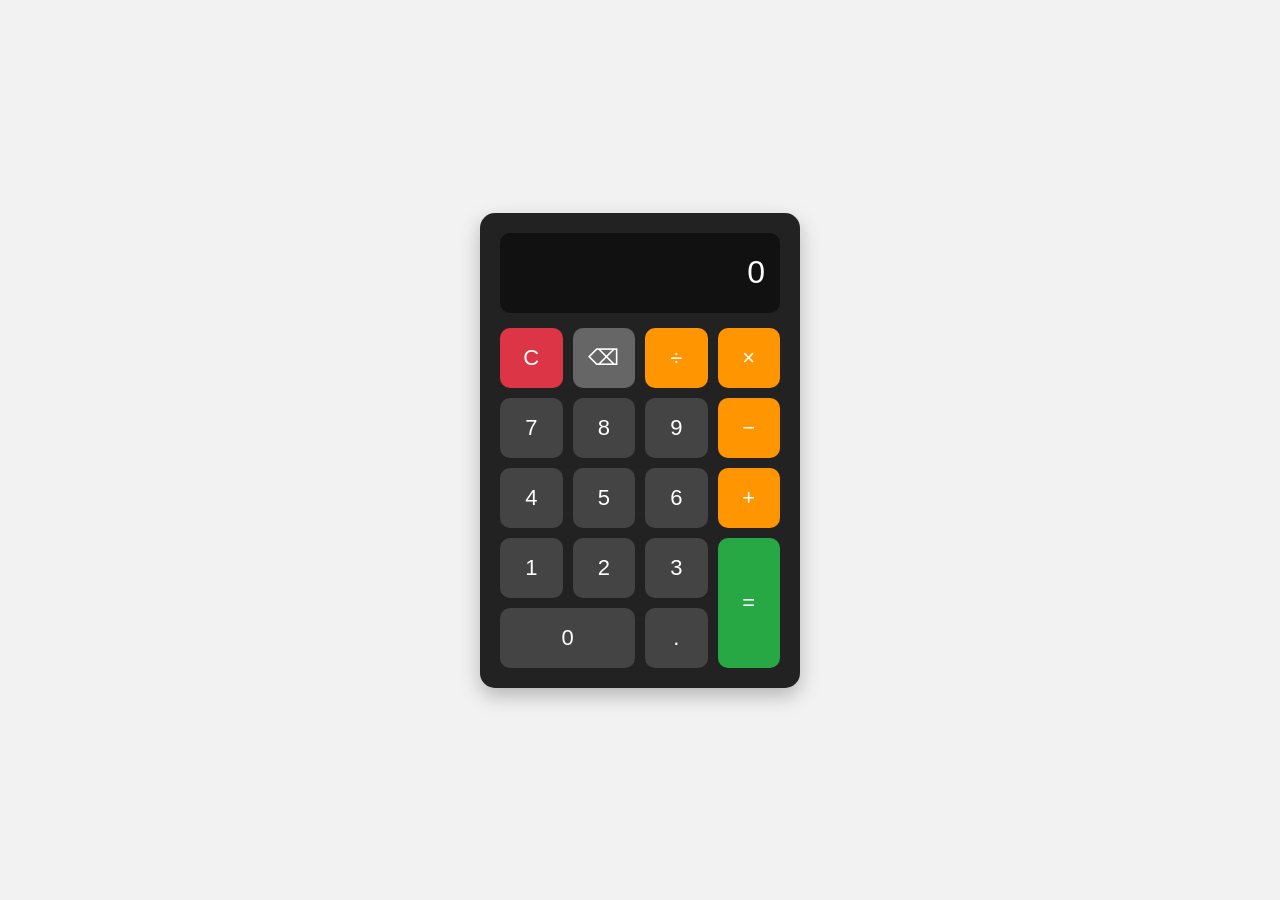
<file: WebDev-L2-Calculator/index.html>
<!DOCTYPE html>
<html lang="en">
<head>
    <meta charset="UTF-8">
    <meta name="viewport" content="width=device-width, initial-scale=1.0">
    <title>Calculator</title>
    <link rel="stylesheet" href="style.css">
</head>

<body>

    <div class="calculator">
        <div class="display" id="display">0</div>

        <div class="buttons">
            <button class="clear" id="clear">C</button>
            <button id="backspace">⌫</button>
            <button class="operator" data-operator="/">÷</button>
            <button class="operator" data-operator="*">×</button>

            <button class="number">7</button>
            <button class="number">8</button>
            <button class="number">9</button>
            <button class="operator" data-operator="-">−</button>

            <button class="number">4</button>
            <button class="number">5</button>
            <button class="number">6</button>
            <button class="operator" data-operator="+">+</button>

            <button class="number">1</button>
            <button class="number">2</button>
            <button class="number">3</button>
            <button class="equals" id="equals">=</button>

            <button class="number zero">0</button>
            <button class="decimal" id="decimal">.</button>
        </div>
    </div>

    <script src="script.js"></script>
</body>
</html>
</file>
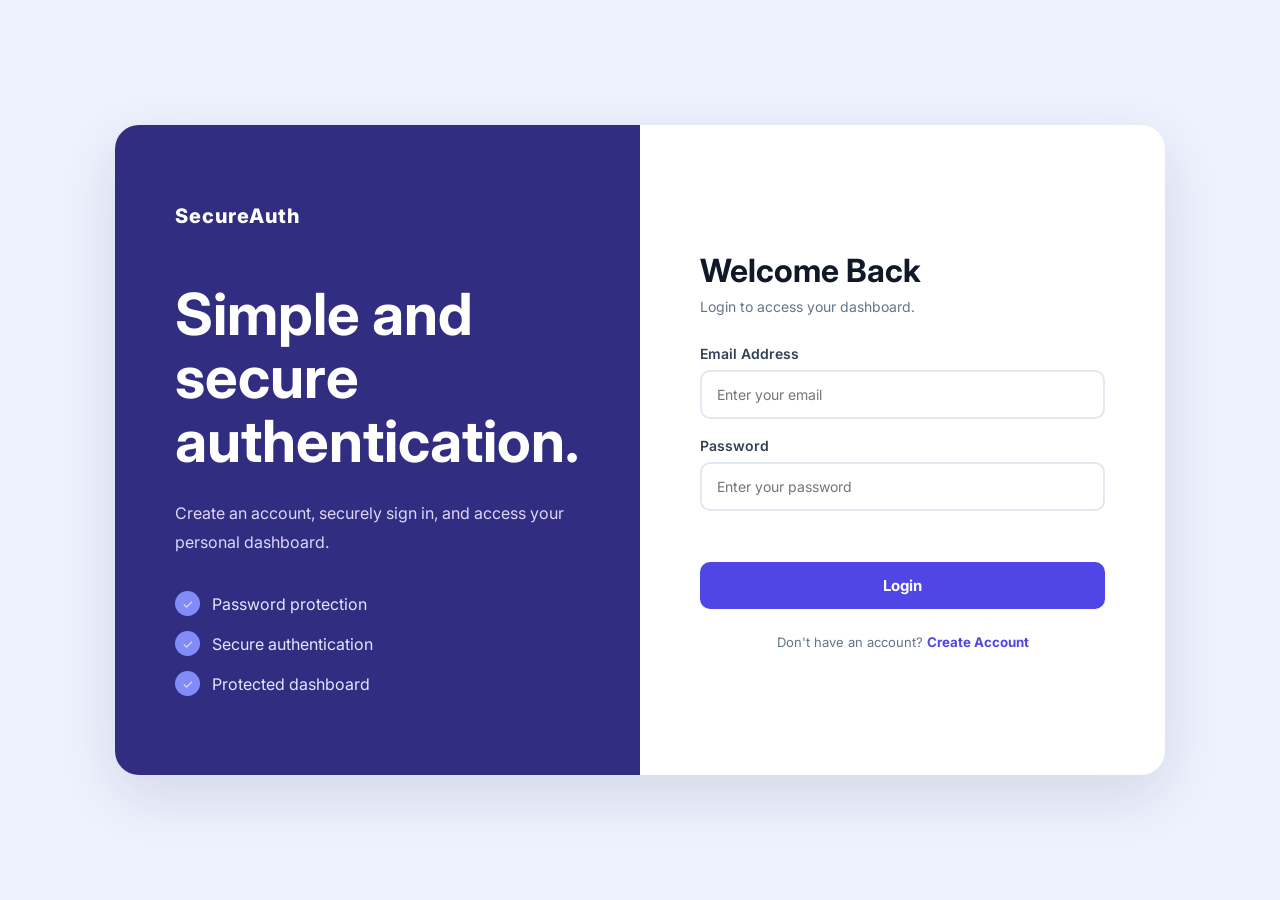
<file: WebDev-L2-LoginAuthentication/index.html>
<!DOCTYPE html>
<html lang="en">

<head>

    <meta charset="UTF-8">

    <meta
        name="viewport"
        content="width=device-width, initial-scale=1.0"
    >

    <title>SecureAuth - Login System</title>

    <link rel="stylesheet" href="style.css">

    <link
        rel="preconnect"
        href="https://fonts.googleapis.com"
    >

    <link
        rel="preconnect"
        href="https://fonts.gstatic.com"
        crossorigin
    >

    <link
        href="https://fonts.googleapis.com/css2?family=Inter:wght@400;500;600;700;800&display=swap"
        rel="stylesheet"
    >

</head>

<body>

    <main class="auth-page">

        <section class="auth-container">

            <!-- LEFT SIDE -->

            <div class="auth-intro">

                <div class="brand">
                    SecureAuth
                </div>

                <h1>
                    Simple and secure
                    authentication.
                </h1>

                <p>
                    Create an account, securely sign in,
                    and access your personal dashboard.
                </p>

                <div class="security-points">

                    <div>
                        <span>✓</span>
                        Password protection
                    </div>

                    <div>
                        <span>✓</span>
                        Secure authentication
                    </div>

                    <div>
                        <span>✓</span>
                        Protected dashboard
                    </div>

                </div>

            </div>


            <!-- RIGHT SIDE -->

            <div class="auth-card">

                <!-- LOGIN -->

                <div
                    id="loginFormContainer"
                    class="form-container active"
                >

                    <h2>Welcome Back</h2>

                    <p class="form-subtitle">
                        Login to access your dashboard.
                    </p>

                    <form id="loginForm">

                        <label for="loginEmail">
                            Email Address
                        </label>

                        <input
                            type="email"
                            id="loginEmail"
                            placeholder="Enter your email"
                            required
                        >


                        <label for="loginPassword">
                            Password
                        </label>

                        <input
                            type="password"
                            id="loginPassword"
                            placeholder="Enter your password"
                            required
                        >


                        <p
                            id="loginError"
                            class="form-message error"
                        ></p>


                        <button
                            type="submit"
                            class="primary-btn"
                        >
                            Login
                        </button>

                    </form>


                    <p class="switch-text">

                        Don't have an account?

                        <button
                            type="button"
                            id="showRegister"
                            class="link-btn"
                        >
                            Create Account
                        </button>

                    </p>

                </div>


                <!-- REGISTER -->

                <div
                    id="registerFormContainer"
                    class="form-container"
                >

                    <h2>Create Account</h2>

                    <p class="form-subtitle">
                        Register to get started.
                    </p>


                    <form id="registerForm">

                        <label for="registerName">
                            Full Name
                        </label>

                        <input
                            type="text"
                            id="registerName"
                            placeholder="Enter your full name"
                            required
                        >


                        <label for="registerEmail">
                            Email Address
                        </label>

                        <input
                            type="email"
                            id="registerEmail"
                            placeholder="Enter your email"
                            required
                        >


                        <label for="registerPassword">
                            Password
                        </label>

                        <input
                            type="password"
                            id="registerPassword"
                            placeholder="Minimum 8 characters and 1 number"
                            required
                        >


                        <div class="password-rule">

                            Password must contain at least
                            8 characters and 1 number.

                        </div>


                        <label for="confirmPassword">
                            Confirm Password
                        </label>

                        <input
                            type="password"
                            id="confirmPassword"
                            placeholder="Re-enter your password"
                            required
                        >


                        <p
                            id="registerMessage"
                            class="form-message"
                        ></p>


                        <button
                            type="submit"
                            class="primary-btn"
                        >
                            Create Account
                        </button>

                    </form>


                    <p class="switch-text">

                        Already have an account?

                        <button
                            type="button"
                            id="showLogin"
                            class="link-btn"
                        >
                            Login
                        </button>

                    </p>

                </div>

            </div>

        </section>

    </main>


    <script src="script.js"></script>

</body>

</html>
</file>
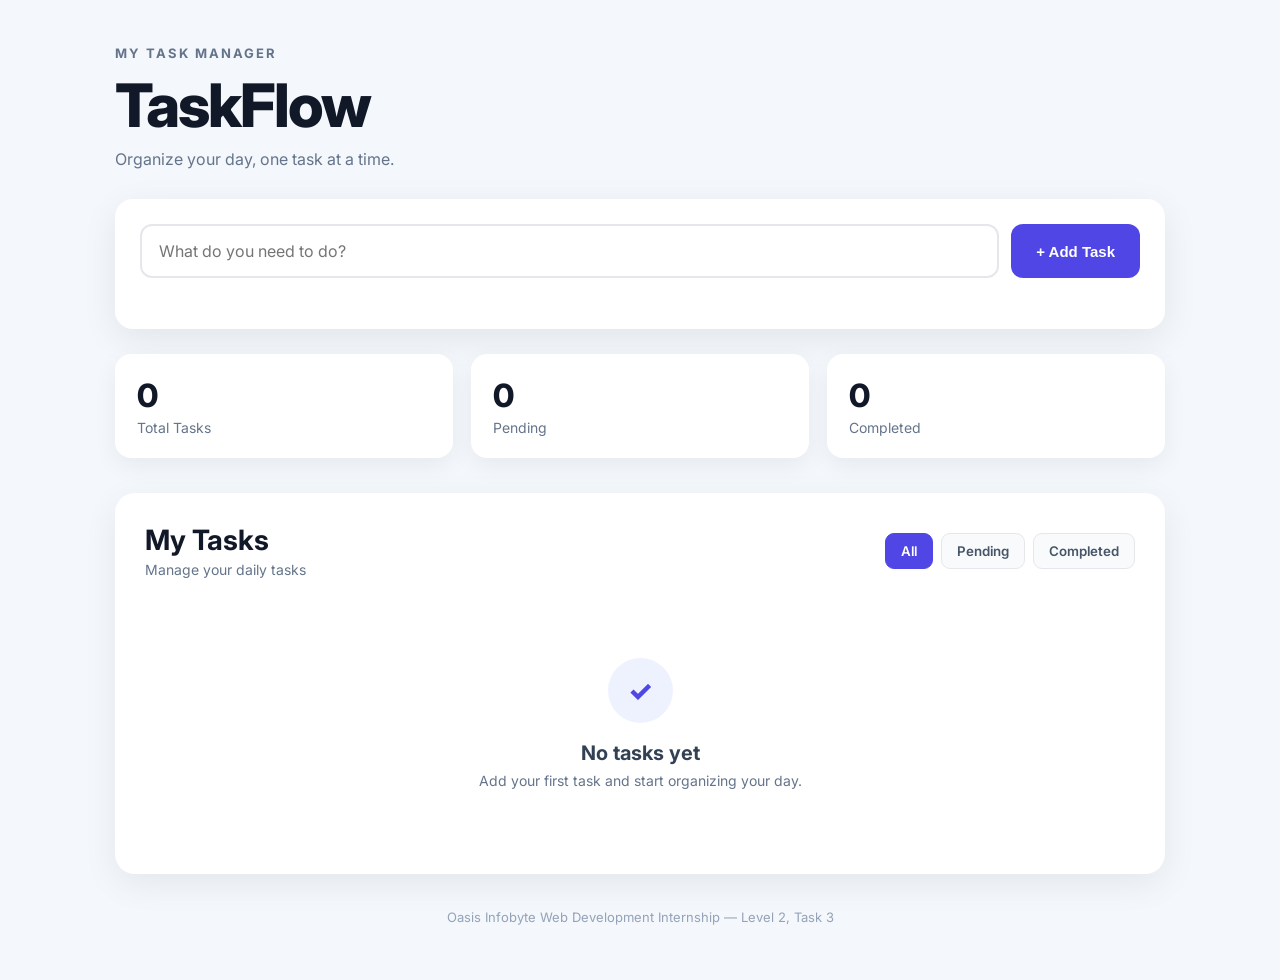
<file: WebDev-L2-ToDoApp/index.html>
<!DOCTYPE html>
<html lang="en">
<head>
    <meta charset="UTF-8">
    <meta name="viewport" content="width=device-width, initial-scale=1.0">

    <title>TaskFlow - To-Do Web App</title>

    <link rel="stylesheet" href="style.css">

    <!-- Google Fonts -->
    <link rel="preconnect" href="https://fonts.googleapis.com">
    <link rel="preconnect" href="https://fonts.gstatic.com" crossorigin>

    <link
        href="https://fonts.googleapis.com/css2?family=Inter:wght@400;500;600;700;800&display=swap"
        rel="stylesheet"
    >
</head>

<body>

    <div class="app">

        <!-- HEADER -->
        <header class="header">
            <div>
                <p class="welcome">MY TASK MANAGER</p>
                <h1>TaskFlow</h1>
                <p class="subtitle">
                    Organize your day, one task at a time.
                </p>
            </div>
        </header>

        <!-- ADD TASK -->
        <section class="add-task-card">

            <form id="taskForm">

                <div class="input-wrapper">
                    <input
                        type="text"
                        id="taskInput"
                        placeholder="What do you need to do?"
                        autocomplete="off"
                    >

                    <button type="submit" class="add-btn">
                        + Add Task
                    </button>
                </div>

                <p id="errorMessage" class="error-message"></p>

            </form>

        </section>

        <!-- STATISTICS -->
        <section class="stats">

            <div class="stat-card">
                <span class="stat-number" id="totalCount">0</span>
                <span class="stat-label">Total Tasks</span>
            </div>

            <div class="stat-card">
                <span class="stat-number" id="pendingCount">0</span>
                <span class="stat-label">Pending</span>
            </div>

            <div class="stat-card">
                <span class="stat-number" id="completedCount">0</span>
                <span class="stat-label">Completed</span>
            </div>

        </section>

        <!-- FILTERS -->
        <section class="task-section">

            <div class="section-header">

                <div>
                    <h2>My Tasks</h2>
                    <p>Manage your daily tasks</p>
                </div>

                <div class="filters">

                    <button
                        class="filter-btn active"
                        data-filter="all">
                        All
                    </button>

                    <button
                        class="filter-btn"
                        data-filter="pending">
                        Pending
                    </button>

                    <button
                        class="filter-btn"
                        data-filter="completed">
                        Completed
                    </button>

                </div>

            </div>

            <!-- TASK LIST -->
            <div id="taskList" class="task-list"></div>

            <!-- EMPTY STATE -->
            <div id="emptyState" class="empty-state">

                <div class="empty-icon">✓</div>

                <h3 id="emptyTitle">
                    No tasks yet
                </h3>

                <p id="emptyText">
                    Add your first task and start organizing your day.
                </p>

            </div>

        </section>

        <!-- FOOTER -->
        <footer>
            <p>
                Oasis Infobyte Web Development Internship —
                Level 2, Task 3
            </p>
        </footer>

    </div>

    <!-- EDIT MODAL -->
    <div id="editModal" class="modal">

        <div class="modal-content">

            <button id="closeModal" class="close-btn">
                ×
            </button>

            <h2>Edit Task</h2>

            <input
                type="text"
                id="editInput"
                placeholder="Edit your task"
            >

            <button id="saveEdit" class="save-btn">
                Save Changes
            </button>

        </div>

    </div>

    <script src="script.js"></script>

</body>
</html>
</file>
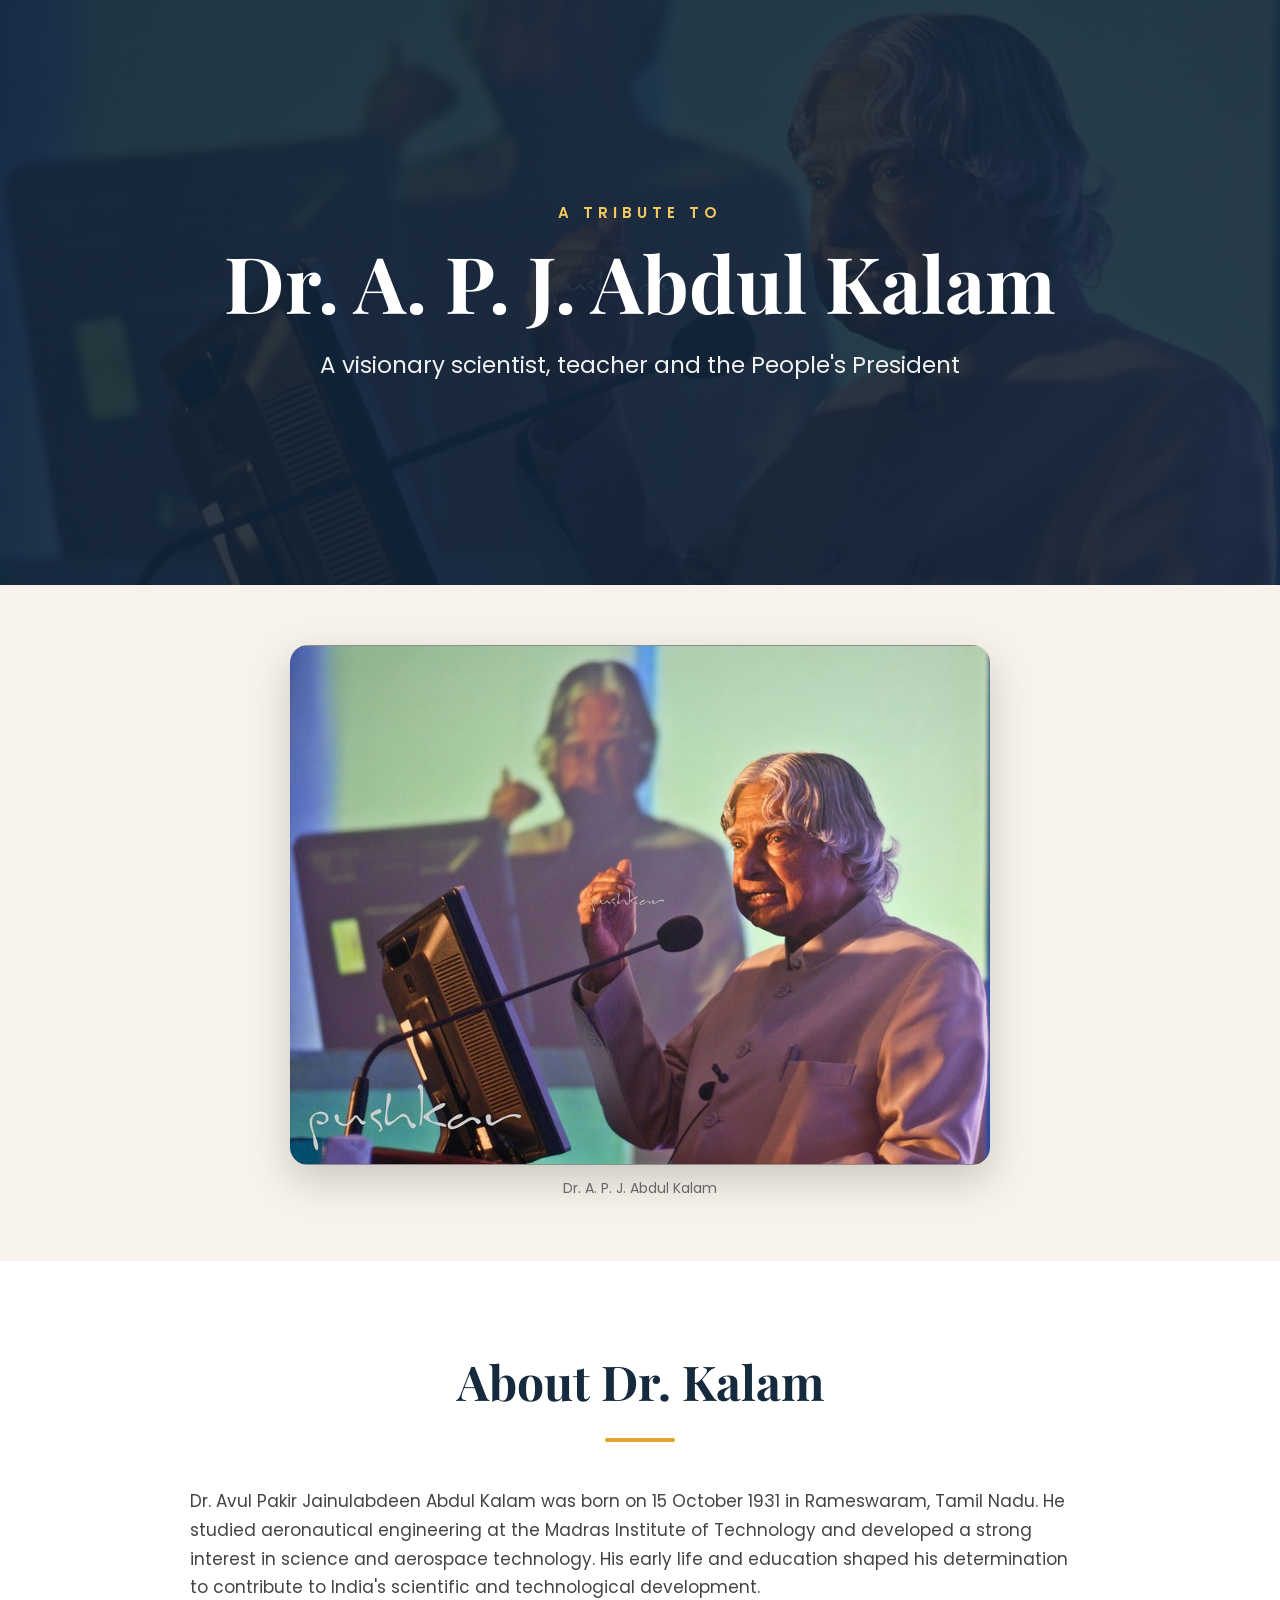
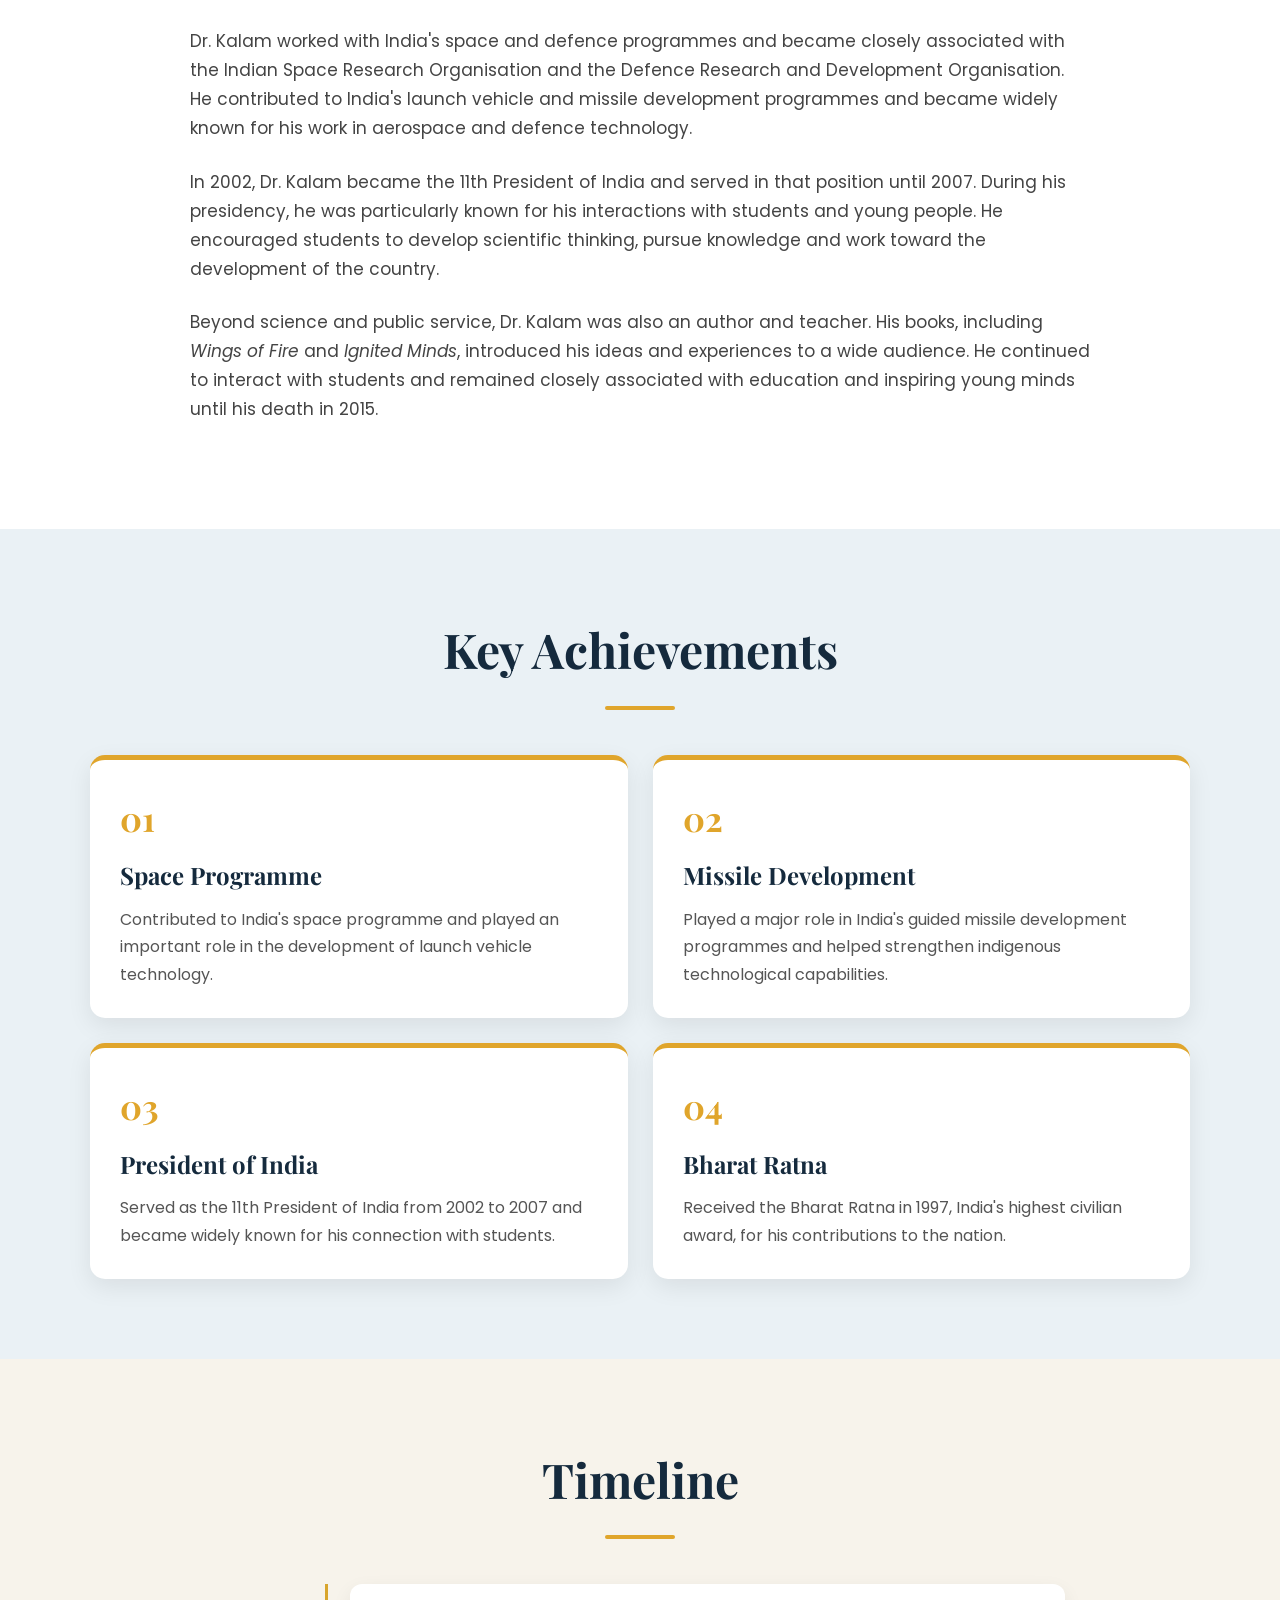
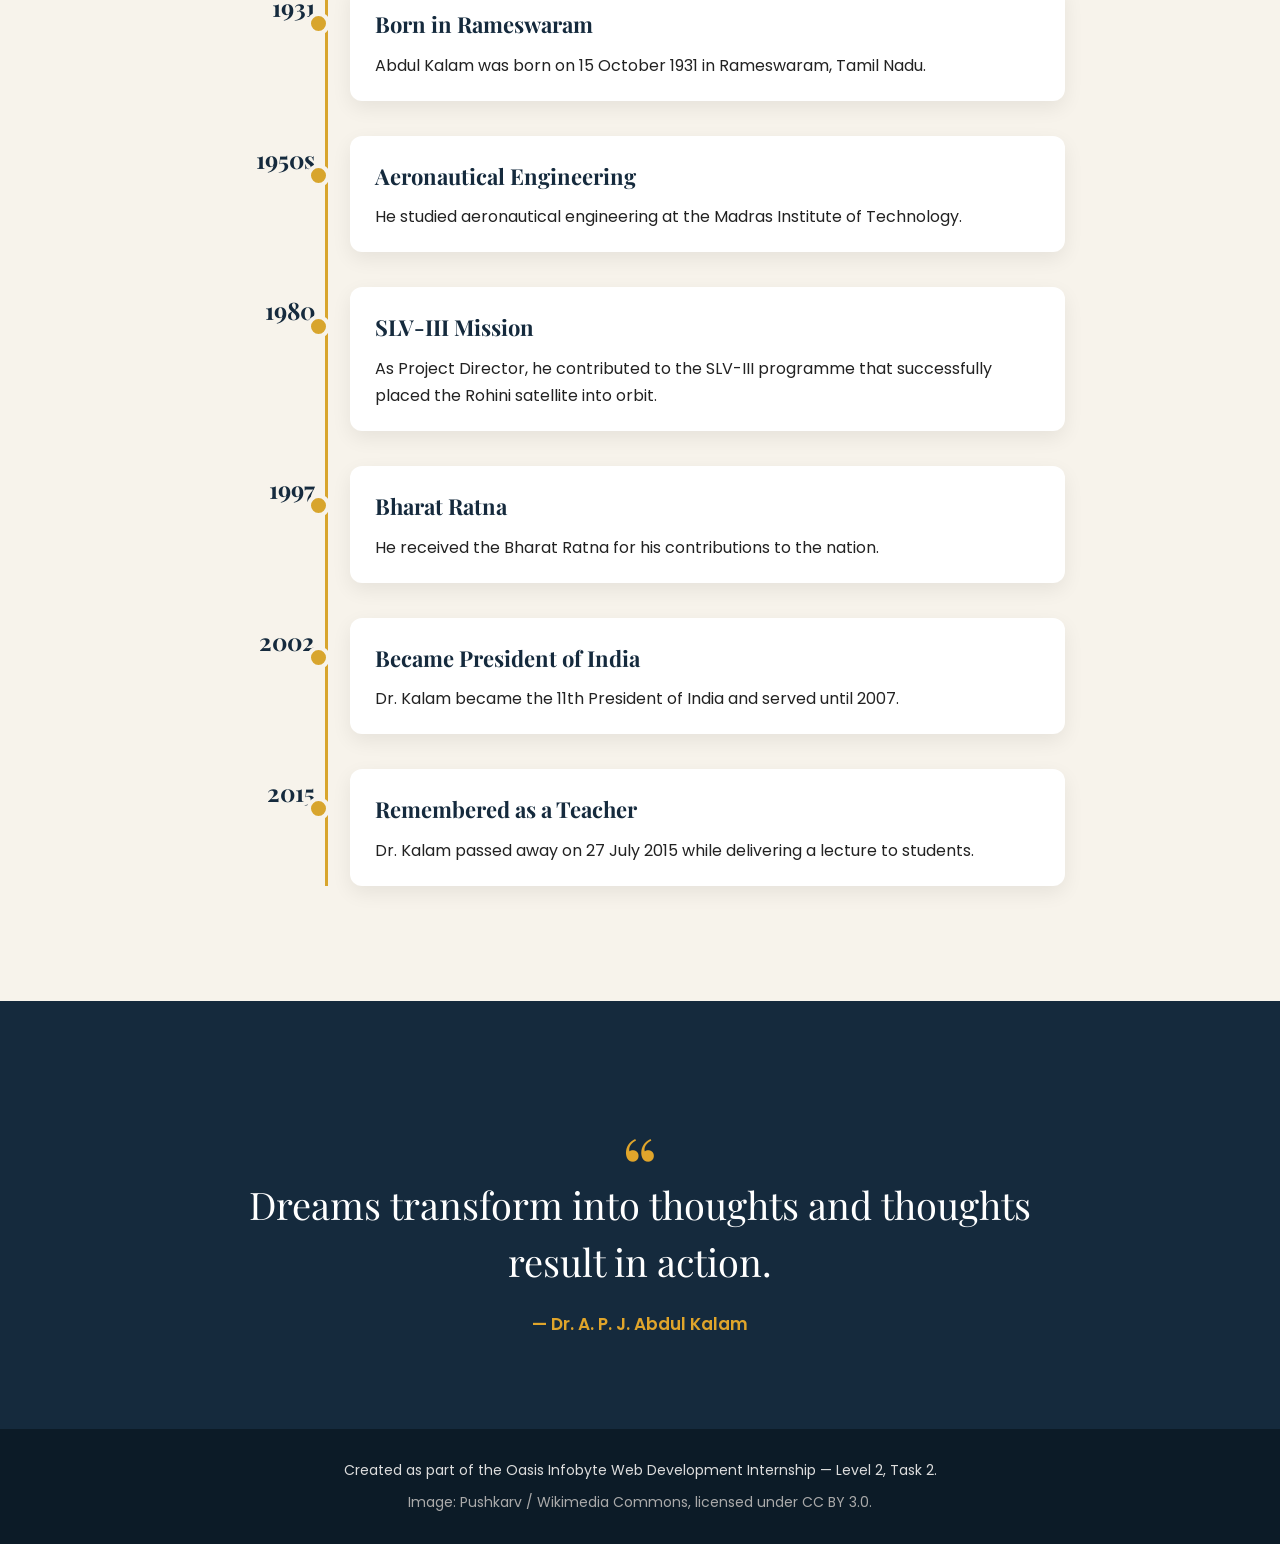
<file: WebDev-L2-TributePage/index.html>
<!DOCTYPE html>
<html lang="en">
<head>
    <meta charset="UTF-8">
    <meta name="viewport" content="width=device-width, initial-scale=1.0">

    <title>Dr. A. P. J. Abdul Kalam - Tribute Page</title>

    <link rel="stylesheet" href="style.css">

    <!-- Google Fonts -->
    <link rel="preconnect" href="https://fonts.googleapis.com">
    <link rel="preconnect" href="https://fonts.gstatic.com" crossorigin>

    <link
        href="https://fonts.googleapis.com/css2?family=Playfair+Display:wght@600;700&family=Poppins:wght@400;500;600&display=swap"
        rel="stylesheet"
    >
</head>

<body>

    <!-- HERO SECTION -->

    <header class="hero">

        <div class="hero-content">

            <p class="small-heading">A TRIBUTE TO</p>

            <h1>Dr. A. P. J. Abdul Kalam</h1>

            <p class="tagline">
                A visionary scientist, teacher and the People's President
            </p>

        </div>

    </header>


    <!-- IMAGE SECTION -->

    <section class="image-section">

        <div class="image-container">

            <img
                src="apj-kalam.jpg"
                alt="Dr. A. P. J. Abdul Kalam speaking at an event"
            >

            <p class="image-caption">
                Dr. A. P. J. Abdul Kalam
            </p>

        </div>

    </section>


    <!-- BIOGRAPHY SECTION -->

    <section class="biography">

        <div class="container">

            <h2>About Dr. Kalam</h2>

            <div class="underline"></div>

            <p>
                Dr. Avul Pakir Jainulabdeen Abdul Kalam was born on
                15 October 1931 in Rameswaram, Tamil Nadu. He studied
                aeronautical engineering at the Madras Institute of
                Technology and developed a strong interest in science
                and aerospace technology. His early life and education
                shaped his determination to contribute to India's
                scientific and technological development.
            </p>

            <p>
                Dr. Kalam worked with India's space and defence
                programmes and became closely associated with the
                Indian Space Research Organisation and the Defence
                Research and Development Organisation. He contributed
                to India's launch vehicle and missile development
                programmes and became widely known for his work in
                aerospace and defence technology.
            </p>

            <p>
                In 2002, Dr. Kalam became the 11th President of India
                and served in that position until 2007. During his
                presidency, he was particularly known for his
                interactions with students and young people. He
                encouraged students to develop scientific thinking,
                pursue knowledge and work toward the development of
                the country.
            </p>

            <p>
                Beyond science and public service, Dr. Kalam was also
                an author and teacher. His books, including
                <em>Wings of Fire</em> and <em>Ignited Minds</em>,
                introduced his ideas and experiences to a wide
                audience. He continued to interact with students and
                remained closely associated with education and
                inspiring young minds until his death in 2015.
            </p>

        </div>

    </section>


    <!-- ACHIEVEMENTS SECTION -->

    <section class="achievements">

        <div class="container">

            <h2>Key Achievements</h2>

            <div class="underline"></div>

            <div class="achievement-grid">

                <div class="achievement-card">

                    <div class="number">01</div>

                    <h3>Space Programme</h3>

                    <p>
                        Contributed to India's space programme and
                        played an important role in the development
                        of launch vehicle technology.
                    </p>

                </div>


                <div class="achievement-card">

                    <div class="number">02</div>

                    <h3>Missile Development</h3>

                    <p>
                        Played a major role in India's guided missile
                        development programmes and helped strengthen
                        indigenous technological capabilities.
                    </p>

                </div>


                <div class="achievement-card">

                    <div class="number">03</div>

                    <h3>President of India</h3>

                    <p>
                        Served as the 11th President of India from
                        2002 to 2007 and became widely known for his
                        connection with students.
                    </p>

                </div>


                <div class="achievement-card">

                    <div class="number">04</div>

                    <h3>Bharat Ratna</h3>

                    <p>
                        Received the Bharat Ratna in 1997, India's
                        highest civilian award, for his contributions
                        to the nation.
                    </p>

                </div>

            </div>

        </div>

    </section>


    <!-- TIMELINE SECTION -->

    <section class="timeline-section">

        <div class="container">

            <h2>Timeline</h2>

            <div class="underline"></div>

            <div class="timeline">

                <div class="timeline-item">

                    <div class="year">1931</div>

                    <div class="timeline-content">

                        <h3>Born in Rameswaram</h3>

                        <p>
                            Abdul Kalam was born on 15 October 1931
                            in Rameswaram, Tamil Nadu.
                        </p>

                    </div>

                </div>


                <div class="timeline-item">

                    <div class="year">1950s</div>

                    <div class="timeline-content">

                        <h3>Aeronautical Engineering</h3>

                        <p>
                            He studied aeronautical engineering at
                            the Madras Institute of Technology.
                        </p>

                    </div>

                </div>


                <div class="timeline-item">

                    <div class="year">1980</div>

                    <div class="timeline-content">

                        <h3>SLV-III Mission</h3>

                        <p>
                            As Project Director, he contributed to
                            the SLV-III programme that successfully
                            placed the Rohini satellite into orbit.
                        </p>

                    </div>

                </div>


                <div class="timeline-item">

                    <div class="year">1997</div>

                    <div class="timeline-content">

                        <h3>Bharat Ratna</h3>

                        <p>
                            He received the Bharat Ratna for his
                            contributions to the nation.
                        </p>

                    </div>

                </div>


                <div class="timeline-item">

                    <div class="year">2002</div>

                    <div class="timeline-content">

                        <h3>Became President of India</h3>

                        <p>
                            Dr. Kalam became the 11th President of
                            India and served until 2007.
                        </p>

                    </div>

                </div>


                <div class="timeline-item">

                    <div class="year">2015</div>

                    <div class="timeline-content">

                        <h3>Remembered as a Teacher</h3>

                        <p>
                            Dr. Kalam passed away on 27 July 2015
                            while delivering a lecture to students.
                        </p>

                    </div>

                </div>

            </div>

        </div>

    </section>


    <!-- QUOTE SECTION -->

    <section class="quote-section">

        <div class="container">

            <div class="quote-box">

                <span class="quote-mark">“</span>

                <blockquote>
                    Dreams transform into thoughts and thoughts
                    result in action.
                </blockquote>

                <p class="quote-author">
                    — Dr. A. P. J. Abdul Kalam
                </p>

            </div>

        </div>

    </section>


    <!-- FOOTER -->

    <footer>

        <p>
            Created as part of the Oasis Infobyte Web Development
            Internship — Level 2, Task 2.
        </p>

        <p class="image-credit">
            Image: Pushkarv / Wikimedia Commons,
            licensed under CC BY 3.0.
        </p>

    </footer>


</body>
</html>
</file>
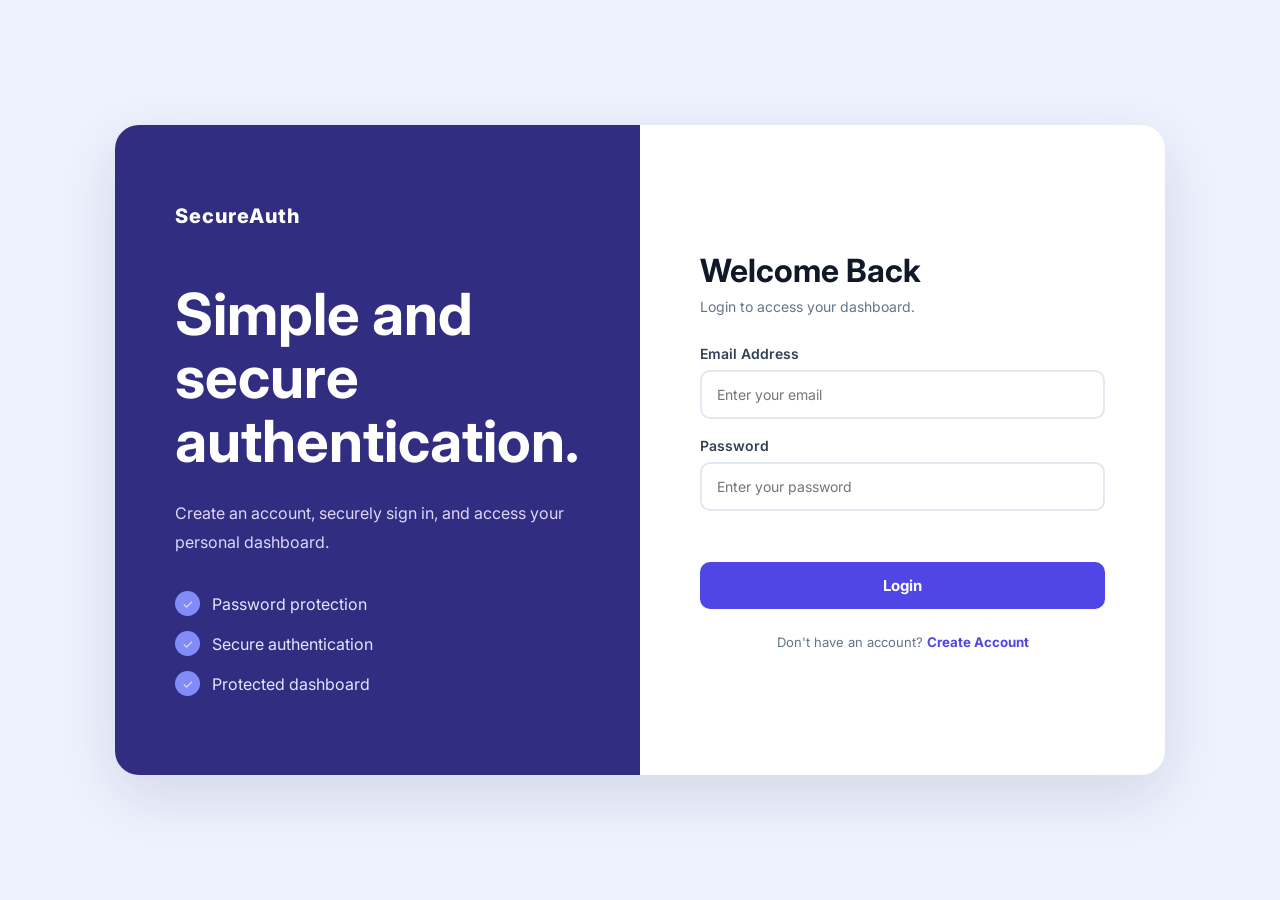
<file: WebDev-L2-LoginAuthentication/dashboard.html>
<!DOCTYPE html>
<html lang="en">

<head>

    <meta charset="UTF-8">

    <meta
        name="viewport"
        content="width=device-width, initial-scale=1.0"
    >

    <title>SecureAuth - Dashboard</title>

    <link rel="stylesheet" href="style.css">

    <link
        rel="preconnect"
        href="https://fonts.googleapis.com"
    >

    <link
        rel="preconnect"
        href="https://fonts.gstatic.com"
        crossorigin
    >

    <link
        href="https://fonts.googleapis.com/css2?family=Inter:wght@400;500;600;700;800&display=swap"
        rel="stylesheet"
    >

</head>

<body class="dashboard-page">

    <header class="dashboard-header">

        <div class="dashboard-brand">
            SecureAuth
        </div>

        <button
            id="logoutButton"
            class="logout-btn"
        >
            Logout
        </button>

    </header>


    <main class="dashboard-main">

        <section class="welcome-card">

            <div class="dashboard-icon">
                ✓
            </div>

            <p class="dashboard-label">
                AUTHENTICATION SUCCESSFUL
            </p>

            <h1>
                Welcome, <span id="userName"></span>!
            </h1>

            <p class="dashboard-message">
                You have successfully logged into
                your protected dashboard.
            </p>

        </section>


        <section class="dashboard-grid">

            <div class="info-card">

                <span class="info-icon">
                    👤
                </span>

                <div>

                    <p class="info-label">
                        NAME
                    </p>

                    <h3 id="dashboardName">
                        -
                    </h3>

                </div>

            </div>


            <div class="info-card">

                <span class="info-icon">
                    ✉️
                </span>

                <div>

                    <p class="info-label">
                        EMAIL
                    </p>

                    <h3 id="dashboardEmail">
                        -
                    </h3>

                </div>

            </div>


            <div class="info-card">

                <span class="info-icon">
                    🔒
                </span>

                <div>

                    <p class="info-label">
                        ACCOUNT STATUS
                    </p>

                    <h3>
                        Authenticated
                    </h3>

                </div>

            </div>

        </section>

    </main>


    <footer class="dashboard-footer">

        <p>
            Oasis Infobyte Web Development Internship —
            Level 2, Task 4
        </p>

    </footer>


    <script src="script.js"></script>

</body>

</html>
</file>
<file: WebDev-L2-Calculator/style.css>
* {
    box-sizing: border-box;
    margin: 0;
    padding: 0;
}

body {
    font-family: Arial, sans-serif;
    background: #f2f2f2;
    min-height: 100vh;

    display: flex;
    justify-content: center;
    align-items: center;
}

.calculator {
    width: 320px;
    background: #222;
    padding: 20px;
    border-radius: 15px;
    box-shadow: 0 8px 20px rgba(0, 0, 0, 0.25);
}

.display {
    width: 100%;
    height: 80px;
    background: #111;
    color: white;

    display: flex;
    align-items: center;
    justify-content: flex-end;

    padding: 10px 15px;
    margin-bottom: 15px;

    border-radius: 10px;
    font-size: 32px;

    overflow: hidden;
    white-space: nowrap;
}

.buttons {
    display: grid;
    grid-template-columns: repeat(4, 1fr);
    gap: 10px;
}

button {
    height: 60px;
    border: none;
    border-radius: 10px;

    font-size: 22px;
    cursor: pointer;

    background: #444;
    color: white;
}

button:hover {
    background: #555;
}

button:active {
    transform: scale(0.95);
}

.operator {
    background: #ff9500;
}

.operator:hover {
    background: #e68900;
}

.equals {
    background: #28a745;
    grid-row: span 2;
    height: 130px;
}

.equals:hover {
    background: #218838;
}

.clear {
    background: #dc3545;
}

.clear:hover {
    background: #c82333;
}

.zero {
    grid-column: span 2;
}

.decimal {
    background: #444;
}

#backspace {
    background: #666;
}
</file>
<file: WebDev-L2-LoginAuthentication/style.css>
* {
    margin: 0;
    padding: 0;
    box-sizing: border-box;
}

body {
    font-family: "Inter", sans-serif;
    color: #1e293b;
}


/* ================================
   AUTH PAGE
================================ */

.auth-page {
    min-height: 100vh;
    background: #eef2ff;
    display: flex;
    justify-content: center;
    align-items: center;
    padding: 30px 20px;
}

.auth-container {
    width: 100%;
    max-width: 1050px;
    min-height: 650px;
    background: white;
    border-radius: 24px;
    overflow: hidden;
    display: grid;
    grid-template-columns: 1fr 1fr;
    box-shadow: 0 20px 60px rgba(15, 23, 42, 0.12);
}


/* ================================
   INTRODUCTION
================================ */

.auth-intro {
    background: #312e81;
    color: white;
    padding: 60px;
    display: flex;
    flex-direction: column;
    justify-content: center;
}

.brand {
    font-size: 20px;
    font-weight: 800;
    letter-spacing: 1px;
    margin-bottom: 55px;
}

.auth-intro h1 {
    font-size: clamp(38px, 5vw, 58px);
    line-height: 1.1;
    margin-bottom: 25px;
}

.auth-intro > p {
    color: #ddd6fe;
    font-size: 16px;
    line-height: 1.8;
    max-width: 430px;
}

.security-points {
    margin-top: 35px;
    display: flex;
    flex-direction: column;
    gap: 15px;
    color: #e0e7ff;
}

.security-points div {
    display: flex;
    align-items: center;
    gap: 12px;
}

.security-points span {
    width: 25px;
    height: 25px;
    border-radius: 50%;
    background: #818cf8;
    display: flex;
    justify-content: center;
    align-items: center;
    font-size: 13px;
}


/* ================================
   AUTH CARD
================================ */

.auth-card {
    padding: 55px 60px;
    display: flex;
    align-items: center;
}

.form-container {
    width: 100%;
    display: none;
}

.form-container.active {
    display: block;
}

.form-container h2 {
    font-size: 32px;
    color: #111827;
    margin-bottom: 8px;
}

.form-subtitle {
    color: #64748b;
    margin-bottom: 30px;
    font-size: 14px;
}


/* ================================
   FORM
================================ */

form {
    display: flex;
    flex-direction: column;
}

form label {
    font-size: 14px;
    font-weight: 600;
    color: #334155;
    margin-bottom: 8px;
}

form input {
    width: 100%;
    padding: 14px 15px;
    border: 2px solid #e2e8f0;
    border-radius: 10px;
    outline: none;
    font-family: inherit;
    font-size: 14px;
    margin-bottom: 18px;
    transition: 0.2s;
}

form input:focus {
    border-color: #6366f1;
    box-shadow: 0 0 0 3px #e0e7ff;
}

.password-rule {
    background: #f8fafc;
    border-left: 3px solid #6366f1;
    color: #64748b;
    padding: 10px 12px;
    font-size: 12px;
    margin-top: -8px;
    margin-bottom: 18px;
    line-height: 1.5;
}


/* ================================
   BUTTON
================================ */

.primary-btn {
    width: 100%;
    padding: 14px;
    border: none;
    border-radius: 10px;
    background: #4f46e5;
    color: white;
    font-family: inherit;
    font-size: 15px;
    font-weight: 700;
    cursor: pointer;
    transition: 0.2s;
    margin-top: 5px;
}

.primary-btn:hover {
    background: #4338ca;
    transform: translateY(-1px);
}


/* ================================
   MESSAGES
================================ */

.form-message {
    min-height: 20px;
    font-size: 13px;
    margin-bottom: 8px;
    line-height: 1.5;
}

.form-message.error {
    color: #dc2626;
}

.form-message.success {
    color: #16a34a;
}


/* ================================
   SWITCH LOGIN / REGISTER
================================ */

.switch-text {
    text-align: center;
    color: #64748b;
    font-size: 13px;
    margin-top: 25px;
}

.link-btn {
    border: none;
    background: none;
    color: #4f46e5;
    font-family: inherit;
    font-weight: 700;
    cursor: pointer;
}

.link-btn:hover {
    text-decoration: underline;
}


/* ================================
   DASHBOARD
================================ */

.dashboard-page {
    min-height: 100vh;
    background: #f1f5f9;
}

.dashboard-header {
    background: white;
    height: 75px;
    padding: 0 6%;
    display: flex;
    justify-content: space-between;
    align-items: center;
    border-bottom: 1px solid #e2e8f0;
}

.dashboard-brand {
    font-size: 22px;
    font-weight: 800;
    color: #312e81;
}

.logout-btn {
    border: none;
    background: #fef2f2;
    color: #dc2626;
    padding: 10px 18px;
    border-radius: 9px;
    font-family: inherit;
    font-weight: 700;
    cursor: pointer;
}

.logout-btn:hover {
    background: #fee2e2;
}

.dashboard-main {
    width: 90%;
    max-width: 1050px;
    margin: auto;
    padding: 60px 0;
}


/* ================================
   WELCOME CARD
================================ */

.welcome-card {
    background: white;
    border-radius: 20px;
    padding: 50px;
    text-align: center;
    box-shadow: 0 10px 35px rgba(15, 23, 42, 0.07);
}

.dashboard-icon {
    width: 70px;
    height: 70px;
    border-radius: 50%;
    background: #dcfce7;
    color: #16a34a;
    display: flex;
    justify-content: center;
    align-items: center;
    font-size: 30px;
    font-weight: 800;
    margin: 0 auto 20px;
}

.dashboard-label {
    color: #16a34a;
    font-size: 12px;
    font-weight: 800;
    letter-spacing: 2px;
    margin-bottom: 10px;
}

.welcome-card h1 {
    font-size: clamp(30px, 5vw, 48px);
    color: #111827;
}

.welcome-card h1 span {
    color: #4f46e5;
}

.dashboard-message {
    color: #64748b;
    margin-top: 12px;
}


/* ================================
   INFORMATION CARDS
================================ */

.dashboard-grid {
    display: grid;
    grid-template-columns: repeat(3, 1fr);
    gap: 20px;
    margin-top: 25px;
}

.info-card {
    background: white;
    padding: 25px;
    border-radius: 16px;
    display: flex;
    align-items: center;
    gap: 15px;
    box-shadow: 0 8px 25px rgba(15, 23, 42, 0.06);
}

.info-icon {
    width: 45px;
    height: 45px;
    border-radius: 10px;
    background: #eef2ff;
    display: flex;
    justify-content: center;
    align-items: center;
    font-size: 20px;
}

.info-label {
    font-size: 11px;
    color: #94a3b8;
    font-weight: 700;
    letter-spacing: 1px;
    margin-bottom: 5px;
}

.info-card h3 {
    font-size: 15px;
    color: #334155;
    word-break: break-word;
}


/* ================================
   FOOTER
================================ */

.dashboard-footer {
    text-align: center;
    color: #94a3b8;
    font-size: 13px;
    padding: 20px;
}


/* ================================
   RESPONSIVE DESIGN
================================ */

@media (max-width: 800px) {

    .auth-container {
        grid-template-columns: 1fr;
    }

    .auth-intro {
        padding: 40px;
    }

    .brand {
        margin-bottom: 30px;
    }

    .auth-intro h1 {
        font-size: 40px;
    }

    .auth-card {
        padding: 40px;
    }

    .dashboard-grid {
        grid-template-columns: 1fr;
    }
}


@media (max-width: 500px) {

    .auth-page {
        padding: 15px;
    }

    .auth-intro {
        padding: 30px;
    }

    .auth-card {
        padding: 30px 22px;
    }

    .welcome-card {
        padding: 35px 20px;
    }

    .dashboard-main {
        padding: 35px 0;
    }

    .dashboard-header {
        padding: 0 5%;
    }

}
</file>
<file: WebDev-L2-ToDoApp/style.css>
* {
    margin: 0;
    padding: 0;
    box-sizing: border-box;
}

body {
    font-family: "Inter", sans-serif;
    background: #f4f7fb;
    color: #1f2937;
    min-height: 100vh;
}

/* MAIN APP */

.app {
    width: 92%;
    max-width: 1050px;
    margin: auto;
    padding: 45px 0;
}

/* HEADER */

.header {
    margin-bottom: 30px;
}

.welcome {
    font-size: 13px;
    font-weight: 700;
    letter-spacing: 2px;
    color: #64748b;
    margin-bottom: 8px;
}

.header h1 {
    font-size: clamp(38px, 6vw, 60px);
    font-weight: 800;
    letter-spacing: -2px;
    color: #111827;
}

.subtitle {
    color: #64748b;
    margin-top: 8px;
    font-size: 16px;
}

/* ADD TASK CARD */

.add-task-card {
    background: white;
    padding: 25px;
    border-radius: 18px;
    box-shadow: 0 10px 35px rgba(15, 23, 42, 0.08);
    margin-bottom: 25px;
}

.input-wrapper {
    display: flex;
    gap: 12px;
}

#taskInput {
    flex: 1;
    border: 2px solid #e5e7eb;
    border-radius: 12px;
    padding: 15px 17px;
    font-size: 16px;
    font-family: inherit;
    outline: none;
    transition: 0.2s;
}

#taskInput:focus {
    border-color: #6366f1;
}

.add-btn {
    border: none;
    background: #4f46e5;
    color: white;
    padding: 0 25px;
    border-radius: 12px;
    font-size: 15px;
    font-weight: 700;
    cursor: pointer;
    transition: 0.2s;
}

.add-btn:hover {
    background: #4338ca;
    transform: translateY(-1px);
}

.error-message {
    color: #dc2626;
    font-size: 13px;
    margin-top: 8px;
    min-height: 18px;
}

/* STATISTICS */

.stats {
    display: grid;
    grid-template-columns: repeat(3, 1fr);
    gap: 18px;
    margin-bottom: 35px;
}

.stat-card {
    background: white;
    padding: 22px;
    border-radius: 16px;
    box-shadow: 0 8px 25px rgba(15, 23, 42, 0.06);
    display: flex;
    flex-direction: column;
}

.stat-number {
    font-size: 32px;
    font-weight: 800;
    color: #111827;
}

.stat-label {
    color: #64748b;
    font-size: 14px;
    margin-top: 4px;
}

/* TASK SECTION */

.task-section {
    background: white;
    border-radius: 20px;
    padding: 30px;
    box-shadow: 0 10px 35px rgba(15, 23, 42, 0.07);
}

.section-header {
    display: flex;
    justify-content: space-between;
    align-items: center;
    gap: 20px;
    margin-bottom: 25px;
}

.section-header h2 {
    font-size: 28px;
    color: #111827;
}

.section-header p {
    color: #64748b;
    font-size: 14px;
    margin-top: 4px;
}

/* FILTER BUTTONS */

.filters {
    display: flex;
    gap: 8px;
    flex-wrap: wrap;
}

.filter-btn {
    border: 1px solid #e5e7eb;
    background: #f8fafc;
    color: #475569;
    padding: 9px 15px;
    border-radius: 9px;
    cursor: pointer;
    font-family: inherit;
    font-weight: 600;
}

.filter-btn:hover {
    background: #eef2ff;
}

.filter-btn.active {
    background: #4f46e5;
    color: white;
    border-color: #4f46e5;
}

/* TASK LIST */

.task-list {
    display: flex;
    flex-direction: column;
    gap: 13px;
}

.task-item {
    border: 1px solid #e5e7eb;
    border-radius: 14px;
    padding: 17px;
    display: flex;
    align-items: center;
    gap: 14px;
    transition: 0.2s;
}

.task-item:hover {
    box-shadow: 0 5px 18px rgba(15, 23, 42, 0.07);
    transform: translateY(-1px);
}

/* CHECKBOX */

.task-checkbox {
    width: 21px;
    height: 21px;
    cursor: pointer;
    accent-color: #4f46e5;
    flex-shrink: 0;
}

/* TASK INFORMATION */

.task-info {
    flex: 1;
    min-width: 0;
}

.task-text {
    font-size: 16px;
    font-weight: 600;
    color: #1f2937;
    word-break: break-word;
}

.task-time {
    font-size: 12px;
    color: #94a3b8;
    margin-top: 5px;
}

.task-item.completed .task-text {
    text-decoration: line-through;
    color: #94a3b8;
}

/* ACTION BUTTONS */

.task-actions {
    display: flex;
    gap: 7px;
    flex-shrink: 0;
}

.action-btn {
    border: none;
    width: 36px;
    height: 36px;
    border-radius: 9px;
    cursor: pointer;
    font-size: 15px;
    transition: 0.2s;
}

.edit-btn {
    background: #eef2ff;
    color: #4f46e5;
}

.edit-btn:hover {
    background: #e0e7ff;
}

.delete-btn {
    background: #fef2f2;
    color: #dc2626;
}

.delete-btn:hover {
    background: #fee2e2;
}

/* EMPTY STATE */

.empty-state {
    text-align: center;
    padding: 55px 20px;
    color: #64748b;
}

.empty-icon {
    width: 65px;
    height: 65px;
    border-radius: 50%;
    background: #eef2ff;
    color: #4f46e5;
    display: flex;
    justify-content: center;
    align-items: center;
    margin: 0 auto 18px;
    font-size: 28px;
    font-weight: 800;
}

.empty-state h3 {
    color: #334155;
    font-size: 20px;
    margin-bottom: 7px;
}

.empty-state p {
    font-size: 14px;
}

/* FOOTER */

footer {
    text-align: center;
    padding: 35px 10px 10px;
    color: #94a3b8;
    font-size: 13px;
}

/* MODAL */

.modal {
    display: none;
    position: fixed;
    inset: 0;
    background: rgba(15, 23, 42, 0.55);
    justify-content: center;
    align-items: center;
    padding: 20px;
    z-index: 1000;
}

.modal.show {
    display: flex;
}

.modal-content {
    width: 100%;
    max-width: 450px;
    background: white;
    border-radius: 18px;
    padding: 30px;
    position: relative;
    box-shadow: 0 20px 60px rgba(15, 23, 42, 0.25);
}

.modal-content h2 {
    margin-bottom: 20px;
    color: #111827;
}

#editInput {
    width: 100%;
    padding: 14px;
    border: 2px solid #e5e7eb;
    border-radius: 10px;
    outline: none;
    font-family: inherit;
    font-size: 15px;
    margin-bottom: 15px;
}

#editInput:focus {
    border-color: #6366f1;
}

.save-btn {
    width: 100%;
    padding: 13px;
    border: none;
    border-radius: 10px;
    background: #4f46e5;
    color: white;
    font-size: 15px;
    font-weight: 700;
    cursor: pointer;
}

.save-btn:hover {
    background: #4338ca;
}

.close-btn {
    position: absolute;
    top: 15px;
    right: 18px;
    border: none;
    background: transparent;
    font-size: 28px;
    color: #64748b;
    cursor: pointer;
}

/* RESPONSIVE DESIGN */

@media (max-width: 700px) {

    .app {
        width: 94%;
        padding: 30px 0;
    }

    .input-wrapper {
        flex-direction: column;
    }

    .add-btn {
        height: 50px;
    }

    .stats {
        grid-template-columns: 1fr;
    }

    .section-header {
        flex-direction: column;
        align-items: flex-start;
    }

    .task-section {
        padding: 20px;
    }

    .task-item {
        align-items: flex-start;
    }

    .task-actions {
        flex-direction: column;
    }
}

@media (max-width: 450px) {

    .task-item {
        flex-wrap: wrap;
    }

    .task-info {
        width: calc(100% - 45px);
    }

    .task-actions {
        flex-direction: row;
        width: 100%;
        justify-content: flex-end;
    }
}
</file>
<file: WebDev-L2-TributePage/style.css>
* {
    margin: 0;
    padding: 0;
    box-sizing: border-box;
}

html {
    scroll-behavior: smooth;
}

body {
    font-family: "Poppins", sans-serif;
    color: #222;
    line-height: 1.7;
    background: #f7f3eb;
}

.container {
    width: 90%;
    max-width: 1100px;
    margin: auto;
}


/* =========================
   HERO SECTION
========================= */

.hero {
    min-height: 65vh;

    display: flex;
    justify-content: center;
    align-items: center;

    text-align: center;

    background:
        linear-gradient(
            rgba(15, 35, 55, 0.88),
            rgba(15, 35, 55, 0.88)
        ),
        url("apj-kalam.jpg");

    background-size: cover;
    background-position: center;

    color: white;

    padding: 60px 20px;
}

.hero-content {
    max-width: 850px;
}

.small-heading {
    font-size: 15px;
    letter-spacing: 5px;
    margin-bottom: 15px;
    color: #f4c95d;
    font-weight: 600;
}

.hero h1 {
    font-family: "Playfair Display", serif;
    font-size: clamp(42px, 7vw, 78px);
    line-height: 1.1;
    margin-bottom: 20px;
}

.tagline {
    font-size: clamp(17px, 2.5vw, 23px);
    color: #f1f1f1;
}


/* =========================
   IMAGE SECTION
========================= */

.image-section {
    background: #f7f3eb;
    padding: 60px 20px;
}

.image-container {
    max-width: 700px;
    margin: auto;
    text-align: center;
}

.image-container img {
    width: 100%;
    max-height: 600px;
    object-fit: cover;

    border-radius: 18px;

    box-shadow:
        0 15px 40px rgba(0, 0, 0, 0.18);

    display: block;
}

.image-caption {
    margin-top: 12px;
    font-size: 14px;
    color: #666;
}


/* =========================
   BIOGRAPHY
========================= */

.biography {
    background: #fff;
    padding: 80px 20px;
}

h2 {
    font-family: "Playfair Display", serif;
    text-align: center;
    font-size: clamp(32px, 5vw, 48px);
    color: #152a3d;
}

.underline {
    width: 70px;
    height: 4px;
    background: #e0a52b;
    margin: 15px auto 45px;
    border-radius: 10px;
}

.biography p {
    max-width: 900px;
    margin: 0 auto 25px;
    font-size: 17px;
    color: #444;
}


/* =========================
   ACHIEVEMENTS
========================= */

.achievements {
    background: #eaf1f5;
    padding: 80px 20px;
}

.achievement-grid {
    display: grid;

    grid-template-columns:
        repeat(2, minmax(0, 1fr));

    gap: 25px;
}

.achievement-card {
    background: white;
    padding: 30px;

    border-radius: 15px;

    border-top: 5px solid #e0a52b;

    box-shadow:
        0 8px 25px rgba(0, 0, 0, 0.08);

    transition: transform 0.3s ease,
                box-shadow 0.3s ease;
}

.achievement-card:hover {
    transform: translateY(-6px);

    box-shadow:
        0 14px 30px rgba(0, 0, 0, 0.12);
}

.number {
    font-family: "Playfair Display", serif;
    font-size: 34px;
    color: #e0a52b;
    font-weight: bold;
}

.achievement-card h3 {
    font-family: "Playfair Display", serif;
    font-size: 24px;
    color: #152a3d;
    margin: 8px 0 10px;
}

.achievement-card p {
    color: #555;
}


/* =========================
   TIMELINE
========================= */

.timeline-section {
    background: #f7f3eb;
    padding: 80px 20px;
}

.timeline {
    max-width: 850px;
    margin: auto;

    position: relative;
}

.timeline::before {
    content: "";

    position: absolute;

    left: 110px;
    top: 0;
    bottom: 0;

    width: 3px;

    background: #d8a52d;
}

.timeline-item {
    display: grid;

    grid-template-columns: 100px 1fr;

    gap: 35px;

    position: relative;

    margin-bottom: 35px;
}

.year {
    font-family: "Playfair Display", serif;

    font-size: 24px;

    font-weight: bold;

    color: #152a3d;

    text-align: right;

    padding-top: 3px;
}

.timeline-content {
    background: white;

    padding: 22px 25px;

    border-radius: 12px;

    box-shadow:
        0 7px 20px rgba(0, 0, 0, 0.07);

    position: relative;
}

.timeline-content::before {
    content: "";

    width: 15px;
    height: 15px;

    border-radius: 50%;

    background: #d8a52d;

    position: absolute;

    left: -43px;
    top: 28px;

    border: 4px solid #f7f3eb;
}

.timeline-content h3 {
    font-family: "Playfair Display", serif;

    color: #152a3d;

    font-size: 22px;

    margin-bottom: 8px;
}


/* =========================
   QUOTE
========================= */

.quote-section {
    background: #152a3d;

    padding: 90px 20px;

    color: white;
}

.quote-box {
    max-width: 850px;

    margin: auto;

    text-align: center;
}

.quote-mark {
    font-family: "Playfair Display", serif;

    font-size: 90px;

    color: #e0a52b;

    display: block;

    height: 65px;
}

blockquote {
    font-family: "Playfair Display", serif;

    font-size: clamp(24px, 4vw, 38px);

    line-height: 1.5;

    margin: 20px 0;
}

.quote-author {
    color: #e0a52b;

    font-size: 17px;

    font-weight: 600;
}


/* =========================
   FOOTER
========================= */

footer {
    background: #0c1b27;

    color: #ddd;

    text-align: center;

    padding: 30px 20px;

    font-size: 14px;
}

.image-credit {
    margin-top: 8px;
    color: #aaa;
}


/* =========================
   RESPONSIVE DESIGN
========================= */

@media (max-width: 700px) {

    .hero {
        min-height: 55vh;
    }

    .hero h1 {
        font-size: 42px;
    }

    .achievement-grid {
        grid-template-columns: 1fr;
    }

    .timeline::before {
        left: 22px;
    }

    .timeline-item {
        grid-template-columns: 1fr;

        gap: 8px;

        padding-left: 50px;
    }

    .year {
        text-align: left;

        font-size: 20px;
    }

    .timeline-content::before {
        left: -38px;
    }

    .biography p {
        font-size: 16px;
    }

    .image-container img {
        max-height: 500px;
    }
}
</file>
